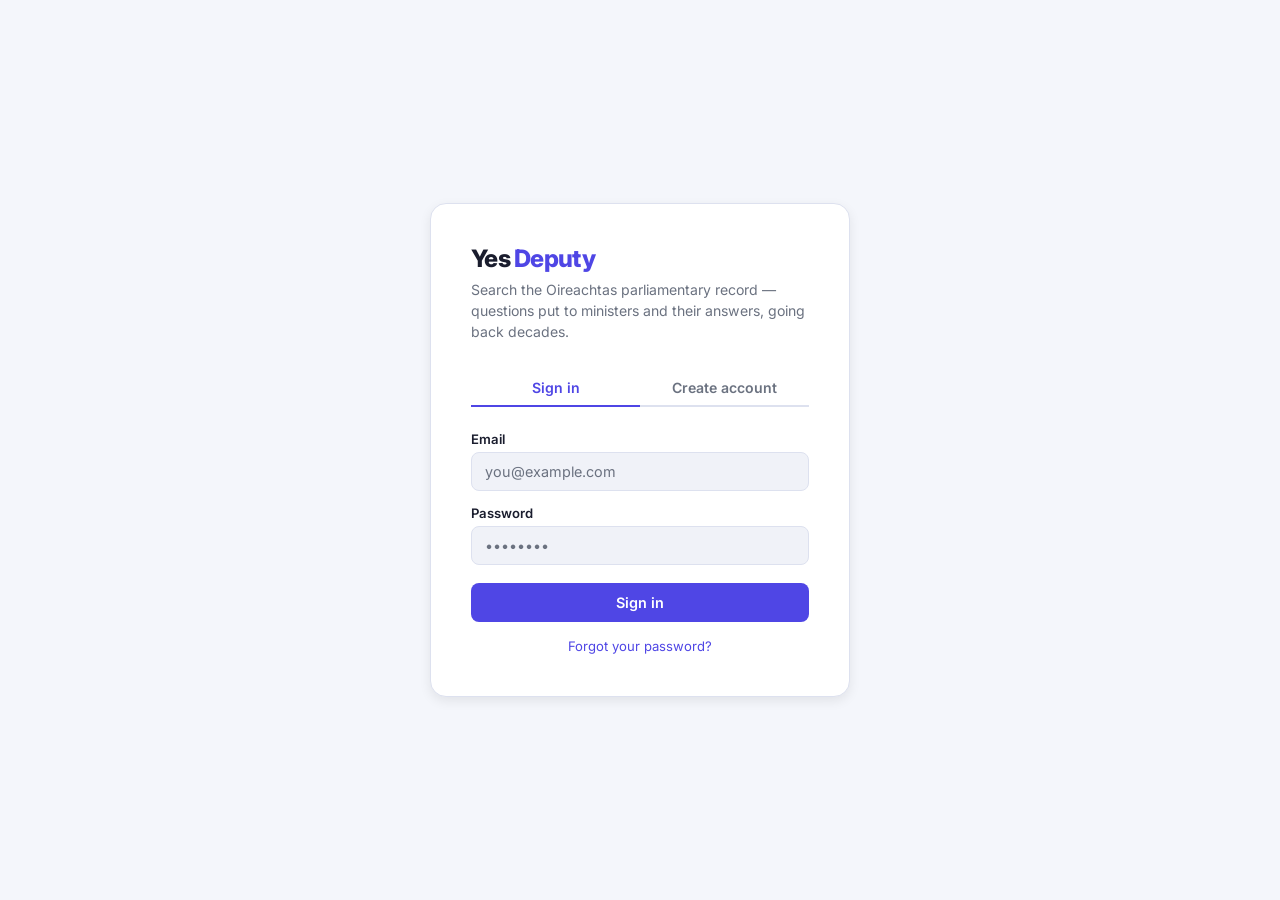
<file: static/auth.html>
<!DOCTYPE html>
<html lang="en">
<head>
  <meta charset="UTF-8">
  <meta name="viewport" content="width=device-width, initial-scale=1.0">
  <title>Yes Deputy — Sign in</title>
  <link rel="preconnect" href="https://fonts.googleapis.com">
  <link rel="stylesheet" href="https://fonts.googleapis.com/css2?family=Inter:wght@400;500;600;700;800&display=swap">
  <link rel="stylesheet" href="/static/style.css?v=5">
</head>
<body>

<div class="auth-page">
  <div class="auth-card">
    <div class="auth-logo">Yes <span>Deputy</span></div>
    <p class="auth-subtitle">
      Search the Oireachtas parliamentary record — questions put to ministers
      and their answers, going back decades.
    </p>

    <div class="auth-tabs" id="auth-tabs">
      <div class="auth-tab active" data-tab="login">Sign in</div>
      <div class="auth-tab" data-tab="register">Create account</div>
    </div>

    <div id="auth-error" class="auth-error"></div>
    <div id="auth-pending" class="auth-pending" style="display:none"></div>

    <!-- Login form -->
    <form class="auth-form" id="login-form" autocomplete="on">
      <div>
        <label class="form-label" for="login-email">Email</label>
        <input class="form-input" id="login-email" type="email"
               placeholder="you@example.com" autocomplete="email" required>
      </div>
      <div>
        <label class="form-label" for="login-password">Password</label>
        <input class="form-input" id="login-password" type="password"
               placeholder="••••••••" autocomplete="current-password" required>
      </div>
      <button class="submit-btn" type="submit">Sign in</button>
      <button class="link-btn" type="button" id="resend-btn" hidden>Send the confirmation link again</button>
      <button class="link-btn" type="button" data-view="forgot">Forgot your password?</button>
    </form>

    <!-- Register form -->
    <form class="auth-form hidden" id="register-form" autocomplete="on">
      <div>
        <label class="form-label" for="reg-email">Email</label>
        <input class="form-input" id="reg-email" type="email"
               placeholder="you@example.com" autocomplete="email" required>
      </div>
      <div>
        <label class="form-label" for="reg-password">Password</label>
        <input class="form-input" id="reg-password" type="password"
               placeholder="At least 8 characters" autocomplete="new-password" required>
      </div>
      <div>
        <label class="form-label" for="reg-confirm">Confirm password</label>
        <input class="form-input" id="reg-confirm" type="password"
               placeholder="••••••••" autocomplete="new-password" required>
      </div>
      <button class="submit-btn" type="submit">Create account</button>
    </form>

    <!-- Forgotten password: ask for a reset link -->
    <form class="auth-form hidden" id="forgot-form" autocomplete="on">
      <p class="auth-note">Enter your email address and we'll send you a link to set a new password.</p>
      <div>
        <label class="form-label" for="forgot-email">Email</label>
        <input class="form-input" id="forgot-email" type="email"
               placeholder="you@example.com" autocomplete="email" required>
      </div>
      <button class="submit-btn" type="submit">Send reset link</button>
      <button class="link-btn" type="button" data-view="login">Back to sign in</button>
    </form>

    <!-- Opened from a confirmation email (#verify=token) -->
    <form class="auth-form hidden" id="verify-form">
      <p class="auth-note">To confirm your email address, enter the password you chose when you signed up.</p>
      <div>
        <label class="form-label" for="verify-password">Password</label>
        <input class="form-input" id="verify-password" type="password"
               placeholder="••••••••" autocomplete="current-password" required>
      </div>
      <button class="submit-btn" type="submit">Confirm email</button>
      <button class="link-btn" type="button" data-view="forgot">Forgot your password?</button>
    </form>

    <!-- Opened from a reset email (#reset=token) -->
    <form class="auth-form hidden" id="reset-form">
      <p class="auth-note">Choose a new password. Other devices will be signed out.</p>
      <div>
        <label class="form-label" for="reset-password">New password</label>
        <input class="form-input" id="reset-password" type="password"
               placeholder="At least 8 characters" autocomplete="new-password" required>
      </div>
      <div>
        <label class="form-label" for="reset-confirm">Confirm new password</label>
        <input class="form-input" id="reset-confirm" type="password"
               placeholder="••••••••" autocomplete="new-password" required>
      </div>
      <button class="submit-btn" type="submit">Set new password</button>
    </form>

    <!-- Opened from a deletion email (#delete=token) -->
    <form class="auth-form hidden" id="delete-form">
      <p class="auth-note">
        This permanently deletes your Yes Deputy account and its usage history.
        It can't be undone.
      </p>
      <button class="submit-btn danger" type="submit">Delete my account</button>
      <button class="link-btn" type="button" data-view="login">Cancel</button>
    </form>
  </div>
</div>

<script>
  const FORMS = ["login", "register", "forgot", "verify", "reset", "delete"];
  // The token from an emailed link, for the verify, reset and delete forms
  let linkToken = null;

  function showView(which) {
    hideMessages();
    FORMS.forEach(f =>
      document.getElementById(f + "-form").classList.toggle("hidden", f !== which));
    // Tabs only make sense between sign-in and registration
    document.getElementById("auth-tabs").hidden = !(which === "login" || which === "register");
    document.querySelectorAll(".auth-tab").forEach(t =>
      t.classList.toggle("active", t.dataset.tab === which));
  }

  function hideMessages() {
    document.getElementById("auth-error").classList.remove("show");
    document.getElementById("auth-pending").style.display = "none";
    document.getElementById("resend-btn").hidden = true;
  }

  function showError(msg) {
    hideMessages();
    const el = document.getElementById("auth-error");
    el.textContent = msg;
    el.classList.add("show");
  }

  function showNotice(msg) {
    hideMessages();
    const el = document.getElementById("auth-pending");
    el.textContent = msg;
    el.style.display = "block";
  }

  // FastAPI errors come as a string, a {code, message} object, or (for a failed
  // field check) a list whose messages start "Value error, "
  function errorText(data) {
    const d = data && data.detail;
    if (typeof d === "string") return d;
    if (Array.isArray(d) && d.length) return String(d[0].msg || "").replace(/^Value error, /, "");
    if (d && d.message) return d.message;
    return "Something went wrong";
  }

  async function post(url, body, btn, label) {
    hideMessages();
    btn.disabled = true;
    btn.textContent = "Please wait…";
    try {
      const resp = await fetch(url, {
        method: "POST",
        headers: { "Content-Type": "application/json" },
        body: JSON.stringify(body),
      });
      const data = await resp.json().catch(() => ({}));
      return { ok: resp.ok, data };
    } catch {
      return { ok: false, data: { detail: "Network error — please try again" } };
    } finally {
      btn.disabled = false;
      btn.textContent = label;
    }
  }

  function goToApp() {
    const next = new URLSearchParams(window.location.search).get("next");
    let safe = "/";
    if (next) {
      try {
        const u = new URL(next, window.location.origin);
        if (u.origin === window.location.origin && !u.pathname.startsWith("//")) {
          safe = u.href;
        }
      } catch {}
    }
    window.location.replace(safe);
  }

  document.querySelectorAll(".auth-tab").forEach(tab =>
    tab.addEventListener("click", () => showView(tab.dataset.tab)));
  document.querySelectorAll(".link-btn[data-view]").forEach(btn =>
    btn.addEventListener("click", () => showView(btn.dataset.view)));

  document.getElementById("login-form").addEventListener("submit", async e => {
    e.preventDefault();
    const { ok, data } = await post("/api/auth/login", {
      email: document.getElementById("login-email").value,
      password: document.getElementById("login-password").value,
    }, e.submitter, "Sign in");
    if (!ok) {
      showError(errorText(data));
      if (data.detail && data.detail.code === "email_unverified") {
        document.getElementById("resend-btn").hidden = false;
      }
      return;
    }
    localStorage.setItem("jwt_token", data.token);
    goToApp();
  });

  document.getElementById("resend-btn").addEventListener("click", async e => {
    const { ok, data } = await post("/api/auth/resend-verification", {
      email: document.getElementById("login-email").value,
    }, e.currentTarget, "Send the confirmation link again");
    ok ? showNotice(data.message) : showError(errorText(data));
  });

  document.getElementById("register-form").addEventListener("submit", async e => {
    e.preventDefault();
    const pw = document.getElementById("reg-password").value;
    if (pw !== document.getElementById("reg-confirm").value) {
      showError("Passwords do not match");
      return;
    }
    const { ok, data } = await post("/api/auth/register", {
      email: document.getElementById("reg-email").value,
      password: pw,
    }, e.submitter, "Create account");
    if (!ok) { showError(errorText(data)); return; }
    document.getElementById("register-form").classList.add("hidden");
    showNotice(data.message);
  });

  document.getElementById("forgot-form").addEventListener("submit", async e => {
    e.preventDefault();
    const { ok, data } = await post("/api/auth/forgot-password", {
      email: document.getElementById("forgot-email").value,
    }, e.submitter, "Send reset link");
    ok ? showNotice(data.message) : showError(errorText(data));
  });

  document.getElementById("reset-form").addEventListener("submit", async e => {
    e.preventDefault();
    const pw = document.getElementById("reset-password").value;
    if (pw !== document.getElementById("reset-confirm").value) {
      showError("Passwords do not match");
      return;
    }
    const { ok, data } = await post("/api/auth/reset-password",
      { token: linkToken, password: pw }, e.submitter, "Set new password");
    if (!ok) { showError(errorText(data)); return; }
    // Any saved session is now invalid
    localStorage.removeItem("jwt_token");
    showView("login");
    showNotice(data.message);
  });

  document.getElementById("delete-form").addEventListener("submit", async e => {
    e.preventDefault();
    const { ok, data } = await post("/api/auth/delete-account/confirm",
      { token: linkToken }, e.submitter, "Delete my account");
    if (!ok) { showError(errorText(data)); return; }
    localStorage.removeItem("jwt_token");
    document.getElementById("delete-form").classList.add("hidden");
    showNotice(data.message);
  });

  document.getElementById("verify-form").addEventListener("submit", async e => {
    e.preventDefault();
    const { ok, data } = await post("/api/auth/verify", {
      token: linkToken,
      password: document.getElementById("verify-password").value,
    }, e.submitter, "Confirm email");
    if (!ok) { showError(errorText(data)); return; }
    showView("login");
    showNotice(data.message);
  });

  // Links in account emails carry their token in the fragment (#verify=…),
  // which never reaches the server or its logs. Read it, then drop it from the
  // address bar so it isn't left in history or a shared screenshot.
  const hash = new URLSearchParams(window.location.hash.slice(1));
  history.replaceState(null, "", window.location.pathname + window.location.search);
  if (hash.get("verify")) {
    linkToken = hash.get("verify");
    showView("verify");
  } else if (hash.get("reset")) {
    linkToken = hash.get("reset");
    showView("reset");
  } else if (hash.get("delete")) {
    linkToken = hash.get("delete");
    showView("delete");
  } else if (hash.has("forgot")) {
    showView("forgot");
  } else if (localStorage.getItem("jwt_token")) {
    // Already signed in: go to the app
    window.location.replace("/");
  }
</script>
</body>
</html>
</file>
<file: static/style.css>
:root {
  --bg: #f4f6fb;
  --surface: #ffffff;
  --surface-2: #f0f2f8;
  --border: #dde1ef;
  --text: #1a1d2e;
  --text-muted: #6b7280;
  --accent: #4f46e5;
  --accent-hover: #4338ca;
  --accent-light: #ede9fe;
  --dail-green: #16a34a;
  --dail-bg: #dcfce7;
  --seanad-blue: #1d4ed8;
  --seanad-bg: #dbeafe;
  --committee-ink: #92400e;
  --committee-bg: #fef3c7;
  --error: #dc2626;
  --error-bg: #fee2e2;
  --success: #16a34a;
  --card-radius: 10px;
  --font: 'Inter', system-ui, -apple-system, sans-serif;
  --shadow-sm: 0 1px 3px rgba(0,0,0,0.07), 0 1px 2px rgba(0,0,0,0.04);
  --shadow: 0 4px 12px rgba(0,0,0,0.08);
}

* { box-sizing: border-box; margin: 0; padding: 0; }

/* The hidden attribute must win over component display rules */
[hidden] { display: none !important; }

body {
  font-family: var(--font);
  background: var(--bg);
  color: var(--text);
  height: 100dvh;
  display: flex;
  flex-direction: column;
  overflow: hidden;
  overflow-x: hidden;
}

/* ── Top nav ── */
.nav {
  display: flex;
  align-items: center;
  gap: 10px;
  padding: 10px 20px;
  background: var(--surface);
  border-bottom: 1px solid var(--border);
  flex-shrink: 0;
  flex-wrap: wrap;
  box-shadow: var(--shadow-sm);
}

.nav-title {
  font-size: 1rem;
  font-weight: 800;
  color: var(--text);
  letter-spacing: -0.02em;
  margin-right: auto;
}

.nav-title span { color: var(--accent); }

.env-badge {
  margin-left: 8px;
  padding: 1px 7px;
  border-radius: 4px;
  background: var(--committee-bg);
  color: var(--committee-ink) !important;
  font-size: 0.68rem;
  font-weight: 700;
  letter-spacing: 0.06em;
  vertical-align: middle;
}

.nav select,
.nav input[type="text"],
.nav input[type="password"] {
  background: var(--surface-2);
  border: 1px solid var(--border);
  color: var(--text);
  border-radius: 7px;
  padding: 5px 10px;
  font-size: 0.82rem;
  outline: none;
  transition: border-color 0.15s, box-shadow 0.15s;
}

.nav select:focus,
.nav input:focus {
  border-color: var(--accent);
  box-shadow: 0 0 0 3px rgba(79,70,229,0.1);
}

.nav select { cursor: pointer; }
#key-input { width: 200px; font-family: monospace; }

/* Quota badge */
.quota-badge {
  font-size: 0.78rem;
  color: var(--text-muted);
  background: var(--surface-2);
  border: 1px solid var(--border);
  border-radius: 20px;
  padding: 3px 10px;
  white-space: nowrap;
}

.quota-badge.low { color: var(--error); border-color: var(--error); background: var(--error-bg); }
.quota-badge.zero { color: var(--error); font-weight: 600; }

/* Filter pills */
.filter-pills { display: flex; gap: 5px; align-items: center; }

.pill {
  background: var(--surface-2);
  border: 1px solid var(--border);
  color: var(--text-muted);
  border-radius: 20px;
  padding: 3px 11px;
  font-size: 0.78rem;
  cursor: pointer;
  transition: all 0.15s;
}

.pill:hover { border-color: var(--accent); color: var(--text); }
.pill.active { background: var(--accent); border-color: var(--accent); color: #fff; }

/* Year range inputs */
.year-range {
  display: flex;
  align-items: center;
  gap: 5px;
  font-size: 0.78rem;
  color: var(--text-muted);
}

.year-range input[type="number"] {
  width: 62px;
  background: var(--surface-2);
  border: 1px solid var(--border);
  color: var(--text);
  border-radius: 6px;
  padding: 4px 7px;
  font-size: 0.78rem;
  outline: none;
}

.year-range input:focus {
  border-color: var(--accent);
  box-shadow: 0 0 0 3px rgba(79,70,229,0.1);
}

/* User menu */
.user-menu {
  display: flex;
  align-items: center;
  gap: 8px;
  font-size: 0.82rem;
  color: var(--text-muted);
}

.logout-btn {
  background: none;
  border: 1px solid var(--border);
  color: var(--text-muted);
  border-radius: 6px;
  padding: 3px 10px;
  font-size: 0.78rem;
  cursor: pointer;
  transition: all 0.15s;
}

.logout-btn:hover { border-color: var(--error); color: var(--error); }

.account-link {
  border: 1px solid var(--border);
  color: var(--text-muted);
  border-radius: 6px;
  padding: 3px 10px;
  font-size: 0.78rem;
  text-decoration: none;
  transition: all 0.15s;
}

.account-link:hover { border-color: var(--accent); color: var(--accent); }

/* ── Main layout ── */
.main {
  display: flex;
  flex: 1;
  overflow: hidden;
}

/* ── Chat panel ── */
.chat-panel {
  flex: 1;
  display: flex;
  flex-direction: column;
  min-width: 0;
  border-right: 1px solid var(--border);
  background: var(--bg);
}

.messages {
  flex: 1;
  overflow-y: auto;
  padding: 24px 20px;
  display: flex;
  flex-direction: column;
  gap: 16px;
  scroll-behavior: smooth;
}

.messages::-webkit-scrollbar { width: 6px; }
.messages::-webkit-scrollbar-track { background: transparent; }
.messages::-webkit-scrollbar-thumb { background: var(--border); border-radius: 3px; }

.message {
  display: flex;
  gap: 12px;
  max-width: min(820px, 100%);
  min-width: 0;
  animation: fade-up 0.2s ease;
}

@keyframes fade-up {
  from { opacity: 0; transform: translateY(8px); }
  to   { opacity: 1; transform: translateY(0); }
}

.avatar {
  width: 32px;
  height: 32px;
  border-radius: 8px;
  display: flex;
  align-items: center;
  justify-content: center;
  font-size: 0.72rem;
  font-weight: 700;
  flex-shrink: 0;
  letter-spacing: -0.02em;
}

.message.user .avatar {
  background: var(--accent);
  color: #fff;
}

.message.assistant .avatar {
  background: var(--accent-light);
  color: var(--accent);
  border: 1px solid var(--border);
}

.bubble {
  background: var(--surface);
  border: 1px solid var(--border);
  border-radius: 12px;
  padding: 12px 16px;
  line-height: 1.7;
  font-size: 0.9rem;
  white-space: pre-wrap;
  word-break: break-word;
  overflow-wrap: anywhere;
  box-shadow: var(--shadow-sm);
  /* Flex items default to min-width: auto, so a wide table or long URL in an
     answer would stretch the row past the screen edge */
  min-width: 0;
}

.message.user .bubble {
  background: var(--accent-light);
  border-color: #c4b5fd;
}

.bubble.streaming::after {
  content: '▋';
  animation: blink 0.8s step-start infinite;
  color: var(--accent);
}

@keyframes blink { 50% { opacity: 0; } }

/* ── Input area ── */
.input-area {
  padding: 14px 20px;
  border-top: 1px solid var(--border);
  display: flex;
  gap: 10px;
  background: var(--surface);
}

#chat-input {
  flex: 1;
  background: var(--surface-2);
  border: 1px solid var(--border);
  color: var(--text);
  border-radius: 10px;
  padding: 10px 14px;
  font-size: 0.9rem;
  font-family: var(--font);
  resize: none;
  outline: none;
  transition: border-color 0.15s, box-shadow 0.15s;
  min-height: 44px;
  max-height: 140px;
}

#chat-input:focus {
  border-color: var(--accent);
  box-shadow: 0 0 0 3px rgba(79,70,229,0.1);
}

#chat-input::placeholder { color: var(--text-muted); }

#send-btn {
  background: var(--accent);
  color: #fff;
  border: none;
  border-radius: 10px;
  padding: 0 18px;
  cursor: pointer;
  font-size: 1rem;
  transition: background 0.15s;
  align-self: flex-end;
  height: 44px;
  box-shadow: var(--shadow-sm);
}

#send-btn:hover:not(:disabled) { background: var(--accent-hover); }
#send-btn:disabled { opacity: 0.4; cursor: default; }

/* ── Sources panel ── */
.sources-panel {
  width: 360px;
  flex-shrink: 0;
  display: flex;
  flex-direction: column;
  background: var(--surface);
}

.sources-header {
  padding: 14px 16px 10px;
  border-bottom: 1px solid var(--border);
  font-size: 0.78rem;
  font-weight: 700;
  color: var(--text-muted);
  letter-spacing: 0.06em;
  text-transform: uppercase;
  display: flex;
  align-items: center;
  gap: 8px;
}

.sources-count {
  background: var(--accent-light);
  color: var(--accent);
  border-radius: 20px;
  padding: 1px 8px;
  font-size: 0.75rem;
  font-weight: 700;
}

.sources-list {
  flex: 1;
  overflow-y: auto;
  padding: 12px;
  display: flex;
  flex-direction: column;
  gap: 10px;
}

.sources-list::-webkit-scrollbar { width: 5px; }
.sources-list::-webkit-scrollbar-thumb { background: var(--border); border-radius: 3px; }

.sources-empty {
  color: var(--text-muted);
  font-size: 0.82rem;
  text-align: center;
  padding: 40px 16px;
  line-height: 1.7;
}

/* ── Source card ── */
.source-card {
  background: var(--surface);
  border: 1px solid var(--border);
  border-radius: var(--card-radius);
  padding: 12px 14px;
  font-size: 0.82rem;
  cursor: pointer;
  transition: border-color 0.15s, box-shadow 0.15s, transform 0.15s;
  box-shadow: var(--shadow-sm);
  animation: slide-in 0.25s ease both;
}

@keyframes slide-in {
  from { opacity: 0; transform: translateX(10px); }
  to   { opacity: 1; transform: translateX(0); }
}

.source-card:hover {
  border-color: var(--accent);
  box-shadow: 0 2px 12px rgba(79,70,229,0.12);
  transform: translateX(-2px);
}

.card-header {
  display: flex;
  align-items: center;
  gap: 6px;
  margin-bottom: 6px;
  flex-wrap: wrap;
}

.house-badge {
  border-radius: 4px;
  padding: 1px 7px;
  font-size: 0.7rem;
  font-weight: 700;
  letter-spacing: 0.04em;
  text-transform: uppercase;
}

.house-badge.dail  { background: var(--dail-bg);   color: var(--dail-green); }
.house-badge.seanad { background: var(--seanad-bg); color: var(--seanad-blue); }
.house-badge.committee { background: var(--committee-bg); color: var(--committee-ink); }

.date-chip {
  color: var(--text-muted);
  font-size: 0.75rem;
  font-variant-numeric: tabular-nums;
}

.table-badge {
  margin-left: auto;
  background: var(--accent-light);
  color: var(--accent);
  border-radius: 4px;
  padding: 1px 7px;
  font-size: 0.68rem;
  font-weight: 700;
  letter-spacing: 0.04em;
}

.card-heading {
  font-weight: 600;
  color: var(--text);
  margin-bottom: 2px;
  line-height: 1.35;
  font-size: 0.84rem;
}

.card-minister {
  color: var(--text-muted);
  margin-bottom: 8px;
  line-height: 1.3;
  font-size: 0.79rem;
}

.card-excerpt {
  color: var(--text);
  opacity: 0.8;
  line-height: 1.55;
  display: -webkit-box;
  -webkit-line-clamp: 3;
  -webkit-box-orient: vertical;
  overflow: hidden;
  font-size: 0.8rem;
}

.card-excerpt.expanded {
  display: block;
  -webkit-line-clamp: unset;
}

.show-more {
  color: var(--accent);
  cursor: pointer;
  font-size: 0.75rem;
  margin-top: 4px;
  margin-right: 10px;
  display: inline-block;
  font-weight: 500;
}

.show-more:hover { text-decoration: underline; }

.relevance-bar {
  margin-top: 8px;
  height: 3px;
  background: var(--border);
  border-radius: 2px;
  overflow: hidden;
}

.relevance-fill {
  height: 100%;
  background: linear-gradient(90deg, var(--accent), #818cf8);
  border-radius: 2px;
  transition: width 0.4s ease;
  width: var(--score, 0%);
}

.source-num {
  display: inline-flex;
  align-items: center;
  justify-content: center;
  width: 20px;
  height: 20px;
  background: var(--accent);
  color: #fff;
  border-radius: 50%;
  font-size: 0.68rem;
  font-weight: 700;
  flex-shrink: 0;
}

/* ── Error / info banners ── */
.error-msg {
  background: var(--error-bg);
  border: 1px solid #fca5a5;
  color: var(--error);
  border-radius: 8px;
  padding: 10px 14px;
  font-size: 0.85rem;
  max-width: 820px;
}

.notice-msg {
  font-size: 0.78rem;
  color: var(--text-muted);
  margin: -8px 0 0 44px;
  max-width: 820px;
}

/* ── Markdown rendered inside assistant bubbles ── */
.bubble.rendered { white-space: normal; }

.bubble.rendered p { margin-bottom: 0.7em; }
.bubble.rendered p:last-child { margin-bottom: 0; }

.bubble.rendered h1,
.bubble.rendered h2,
.bubble.rendered h3 {
  font-weight: 700;
  margin: 1em 0 0.4em;
  line-height: 1.3;
  color: var(--text);
}
.bubble.rendered h1 { font-size: 1.1em; }
.bubble.rendered h2 { font-size: 1em; }
.bubble.rendered h3 { font-size: 0.95em; }

.bubble.rendered ul,
.bubble.rendered ol {
  padding-left: 1.4em;
  margin-bottom: 0.7em;
}
.bubble.rendered li { margin-bottom: 0.25em; }

.bubble.rendered strong { font-weight: 700; }
.bubble.rendered em { font-style: italic; }

.bubble.rendered code {
  background: var(--surface-2);
  border: 1px solid var(--border);
  border-radius: 4px;
  padding: 1px 5px;
  font-family: 'Menlo', 'Consolas', monospace;
  font-size: 0.85em;
}

.bubble.rendered pre {
  background: var(--surface-2);
  border: 1px solid var(--border);
  border-radius: 8px;
  padding: 12px 14px;
  overflow-x: auto;
  margin: 0.6em 0;
}

.bubble.rendered pre code {
  background: none;
  border: none;
  padding: 0;
  font-size: 0.84em;
  line-height: 1.55;
}

.bubble.rendered blockquote {
  border-left: 3px solid var(--accent);
  padding-left: 12px;
  color: var(--text-muted);
  margin: 0.6em 0;
  font-style: italic;
}

.bubble.rendered table {
  border-collapse: collapse;
  width: 100%;
  margin: 0.7em 0;
  font-size: 0.85em;
}

.bubble.rendered th,
.bubble.rendered td {
  border: 1px solid var(--border);
  padding: 6px 10px;
  text-align: left;
}

.bubble.rendered th {
  background: var(--surface-2);
  font-weight: 600;
}

.bubble.rendered tr:nth-child(even) td {
  background: rgba(0,0,0,0.02);
}

.bubble.rendered a {
  color: var(--accent);
  text-decoration: underline;
}

/* ── Auth pages ── */
.auth-page {
  min-height: 100dvh;
  display: flex;
  align-items: center;
  justify-content: center;
  background: var(--bg);
  padding: 20px;
}

.auth-card {
  background: var(--surface);
  border: 1px solid var(--border);
  border-radius: 16px;
  padding: 40px;
  width: 100%;
  max-width: 420px;
  box-shadow: var(--shadow);
}

.auth-logo {
  font-size: 1.5rem;
  font-weight: 800;
  color: var(--text);
  margin-bottom: 6px;
  letter-spacing: -0.03em;
}

.auth-logo span { color: var(--accent); }

.auth-subtitle {
  color: var(--text-muted);
  font-size: 0.88rem;
  margin-bottom: 28px;
  line-height: 1.5;
}

.auth-tabs {
  display: flex;
  border-bottom: 2px solid var(--border);
  margin-bottom: 24px;
}

.auth-tab {
  flex: 1;
  padding: 9px 0;
  text-align: center;
  font-size: 0.88rem;
  font-weight: 600;
  color: var(--text-muted);
  cursor: pointer;
  transition: color 0.15s;
  border-bottom: 2px solid transparent;
  margin-bottom: -2px;
}

.auth-tab.active { color: var(--accent); border-bottom-color: var(--accent); }

.auth-form { display: flex; flex-direction: column; gap: 14px; }
.auth-form.hidden { display: none; }

.form-label {
  font-size: 0.82rem;
  font-weight: 600;
  color: var(--text);
  margin-bottom: 5px;
  display: block;
}

.form-input {
  width: 100%;
  background: var(--surface-2);
  border: 1px solid var(--border);
  color: var(--text);
  border-radius: 8px;
  padding: 10px 13px;
  font-size: 0.9rem;
  outline: none;
  transition: border-color 0.15s, box-shadow 0.15s;
  font-family: var(--font);
}

.form-input:focus {
  border-color: var(--accent);
  box-shadow: 0 0 0 3px rgba(79,70,229,0.1);
}

.form-input::placeholder { color: var(--text-muted); }

.submit-btn {
  background: var(--accent);
  color: #fff;
  border: none;
  border-radius: 8px;
  padding: 11px;
  font-size: 0.9rem;
  font-weight: 600;
  cursor: pointer;
  transition: background 0.15s;
  font-family: var(--font);
  margin-top: 4px;
}

.submit-btn:hover:not(:disabled) { background: var(--accent-hover); }
.submit-btn:disabled { opacity: 0.5; cursor: default; }

.auth-error {
  background: var(--error-bg);
  border: 1px solid #fca5a5;
  color: var(--error);
  border-radius: 7px;
  padding: 9px 12px;
  font-size: 0.82rem;
  display: none;
}

.auth-error.show { display: block; }

.auth-pending {
  background: #f0fdf4;
  border: 1px solid #86efac;
  color: var(--success);
  border-radius: 7px;
  padding: 12px 14px;
  font-size: 0.85rem;
  line-height: 1.6;
}

/* Text-style buttons under the auth forms ("Forgot your password?") */
.link-btn {
  background: none;
  border: none;
  padding: 2px 0;
  color: var(--accent);
  font-size: 0.82rem;
  font-family: var(--font);
  cursor: pointer;
  align-self: center;
}
.link-btn:hover { text-decoration: underline; }
.link-btn:disabled { opacity: 0.5; cursor: default; }

.auth-note {
  color: var(--text-muted);
  font-size: 0.85rem;
  line-height: 1.5;
}

.submit-btn.danger { background: var(--error); }
.submit-btn.danger:hover:not(:disabled) { background: var(--error); opacity: 0.88; }

/* Elements given a display above must still obey the hidden attribute */
.auth-card [hidden] { display: none !important; }

/* Account page: several titled sections in one card */
.account-section + .account-section {
  border-top: 1px solid var(--border);
  margin-top: 28px;
  padding-top: 24px;
}
.account-section h2 {
  font-size: 0.98rem;
  font-weight: 700;
  color: var(--text);
  margin-bottom: 12px;
}

/* ── Settings panel and view switcher (phones only; see media query) ── */
/* On desktop the panel's children sit directly in the nav row */
.nav-settings { display: contents; }

.settings-btn,
.view-switch { display: none; }

.settings-btn {
  background: var(--surface-2);
  border: 1px solid var(--border);
  color: var(--text);
  border-radius: 7px;
  padding: 5px 12px;
  font-size: 0.82rem;
  font-family: var(--font);
  cursor: pointer;
}

.settings-btn[aria-expanded="true"] { border-color: var(--accent); color: var(--accent); }

.key-hint {
  font-size: 0.75rem;
  color: var(--committee-ink);
}

.view-switch {
  gap: 4px;
  padding: 6px 12px;
  background: var(--surface);
  border-bottom: 1px solid var(--border);
  flex-shrink: 0;
}

.view-btn {
  flex: 1;
  background: none;
  border: 1px solid transparent;
  border-radius: 7px;
  padding: 7px 0;
  font-size: 0.85rem;
  font-weight: 600;
  font-family: var(--font);
  color: var(--text-muted);
  cursor: pointer;
}

.view-btn.active { background: var(--accent-light); color: var(--accent); border-color: #c4b5fd; }

.sources-count.pulse { animation: pulse 0.9s ease 2; }

@keyframes pulse {
  50% { background: var(--accent); color: #fff; }
}

/* ── Citation links in answers, and card highlight ── */
a.cite {
  color: var(--accent);
  font-weight: 600;
  text-decoration: none;
  border-bottom: 1px dotted var(--accent);
}

a.cite:hover { border-bottom-style: solid; }

.source-card.highlight {
  border-color: var(--accent);
  box-shadow: 0 0 0 3px rgba(79,70,229,0.25);
}

.card-link {
  display: inline-block;
  margin-top: 8px;
  font-size: 0.76rem;
  font-weight: 600;
  color: var(--accent);
  text-decoration: none;
}

.card-link:hover { text-decoration: underline; }

/* Wide tables in answers scroll sideways inside the bubble. Cells wrap only
   between words, so a narrow screen scrolls the table instead of squeezing
   it down to one letter per line. */
.table-scroll { overflow-x: auto; max-width: 100%; }
.bubble.rendered .table-scroll table { width: max-content; min-width: 100%; }
.bubble.rendered th,
.bubble.rendered td { overflow-wrap: normal; word-break: normal; max-width: 22em; }

/* ── Full-text source page (static/source.html) ── */
body.source-page {
  height: auto;
  min-height: 100dvh;
  display: block;
  overflow: auto;
}

body.source-page .nav-title { text-decoration: none; }

.source-main {
  max-width: 760px;
  margin: 0 auto;
  padding: 20px 16px 48px;
}

.source-head {
  background: var(--surface);
  border: 1px solid var(--border);
  border-radius: var(--card-radius);
  padding: 16px;
  margin-bottom: 16px;
  box-shadow: var(--shadow-sm);
}

.source-heading {
  font-size: 1.05rem;
  font-weight: 700;
  line-height: 1.35;
  margin: 4px 0 6px;
}

.source-questions {
  margin: 4px 0 10px 1.2em;
  font-size: 0.85rem;
  line-height: 1.55;
}

.source-link {
  font-size: 0.85rem;
  font-weight: 600;
  color: var(--accent);
  text-decoration: none;
}

.source-link:hover { text-decoration: underline; }

.source-passages { display: flex; flex-direction: column; gap: 10px; }

.passage {
  background: var(--surface);
  border: 1px solid var(--border);
  border-radius: var(--card-radius);
  padding: 12px 14px;
  font-size: 0.9rem;
  line-height: 1.7;
  white-space: pre-wrap;
  overflow-wrap: anywhere;
  opacity: 0.85;
}

.passage.cited {
  opacity: 1;
  border-color: var(--accent);
  border-left-width: 4px;
  box-shadow: var(--shadow);
}

.context-btn {
  display: block;
  width: 100%;
  margin: 10px 0;
  padding: 9px;
  background: var(--surface-2);
  border: 1px dashed var(--border);
  border-radius: var(--card-radius);
  color: var(--text-muted);
  font-size: 0.82rem;
  font-family: var(--font);
  cursor: pointer;
}

.context-btn:hover { border-color: var(--accent); color: var(--accent); }

/* ── Responsive ── */
@media (max-width: 768px) {
  .nav { padding: 8px 12px; }

  .settings-btn { display: inline-block; }

  /* Settings drop down as a full-width panel under the title row */
  .nav-settings {
    display: none;
    flex-basis: 100%;
    flex-direction: column;
    align-items: stretch;
    gap: 10px;
    padding: 10px 0 4px;
  }

  .nav-settings.open { display: flex; }

  .nav-settings select,
  #key-input { width: 100%; font-size: 16px; }  /* 16px stops iOS zooming on focus */

  .filter-pills { flex-wrap: wrap; }
  .quota-badge { align-self: flex-start; }

  .view-switch { display: flex; }

  /* One panel at a time, chosen by the switcher */
  .main[data-view="chat"] .sources-panel { display: none; }
  .main[data-view="sources"] .chat-panel { display: none; }
  .sources-panel { width: 100%; }
  .chat-panel { border-right: none; }

  .messages { padding: 16px 12px; }
  .message { gap: 8px; }
  .avatar { width: 28px; height: 28px; }
  .input-area { padding: 10px 12px; }
  #chat-input { font-size: 16px; }
}
</file>
